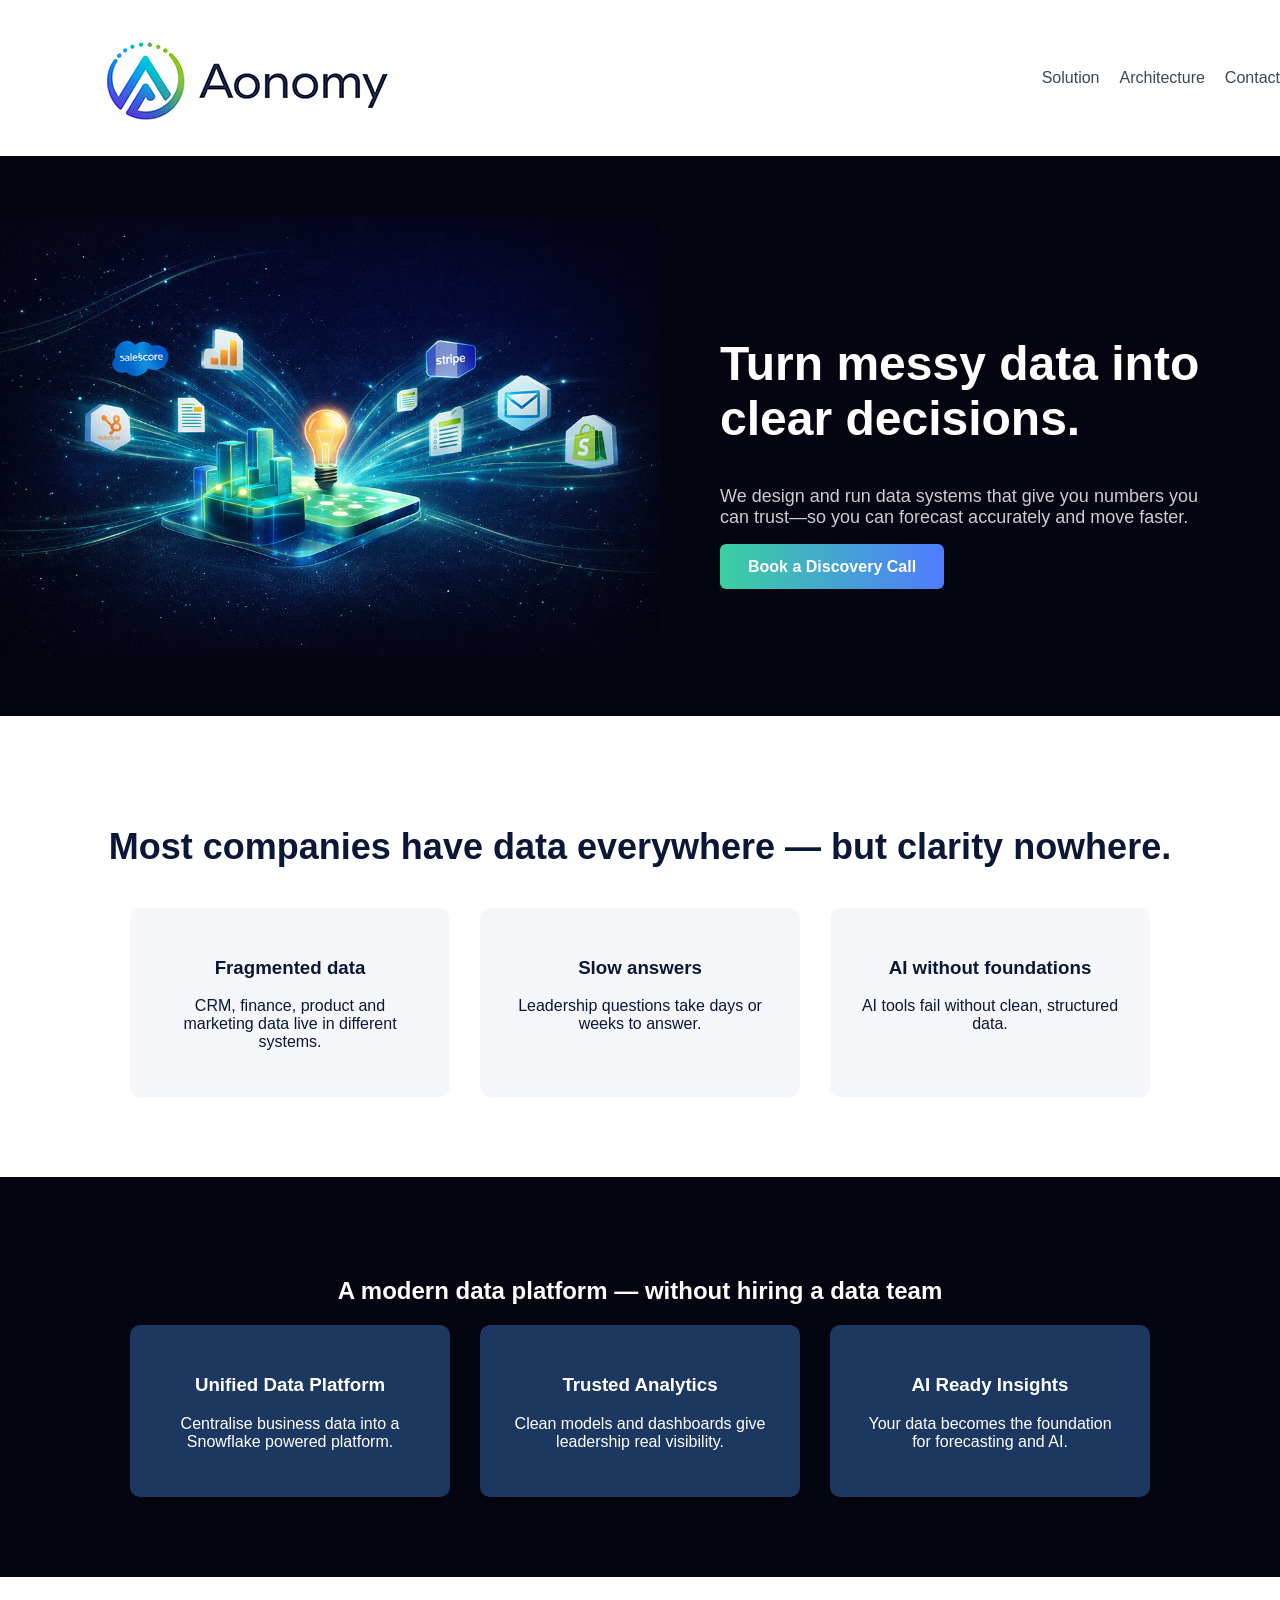
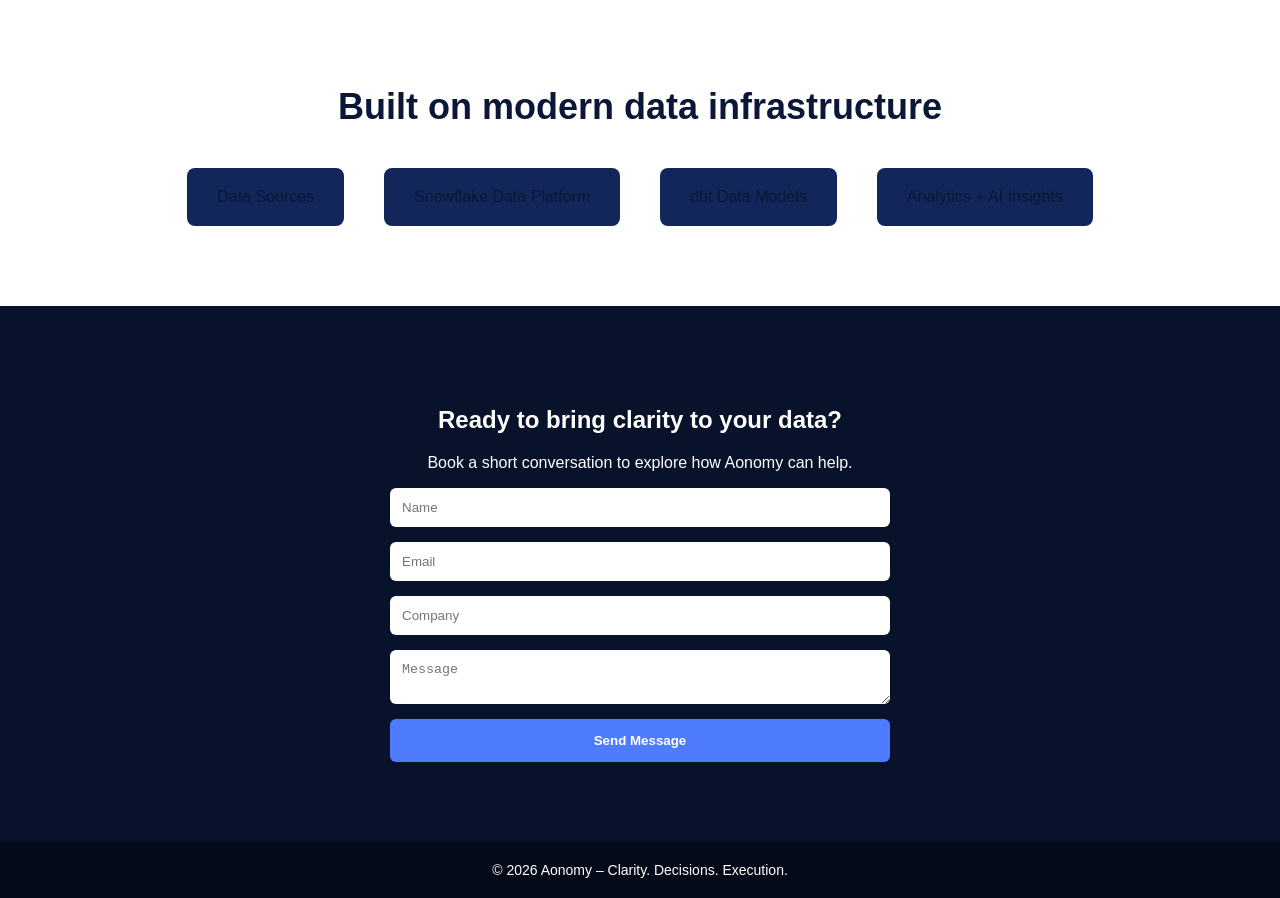
<file: index 2.html>
<!DOCTYPE html>
<html lang="en">
<head>
<meta charset="UTF-8">
<title>Aonomy – AI-ready data platforms for growing companies</title>
<meta name="viewport" content="width=device-width, initial-scale=1">

<style>

body{
font-family: Arial, Helvetica, sans-serif;
margin:0;

background: #040511;
color:white;
}

header{
background:white;
padding:20px;
}

.header-inner{
max-width:1200px;
width:100%;
margin:0 auto;
display:flex;
align-items:center;
justify-content:space-between;
padding:0 60px;
}

.logo{
display:flex;
align-items:center;
gap:12px;
font-size:24px;
font-weight:600;
width:200px;
flex-shrink:0;
background:white;
color:#0b1736;
padding:8px 12px;
border-radius:6px;
}

.logo img{
    height:100px;
}

nav{
display:flex;
gap:20px;
}

nav a{
color:#0b1736;
text-decoration:none;
opacity:0.8;
}

.hero{
max-width:1200px;
width:100%;
margin:0 auto;
display:flex;
align-items:center;
justify-content:space-between;
padding:80px 60px;
background-image:url('images/hero-image.png');
background-position:left center;
background-repeat:no-repeat;
background-size:50% auto;
min-height:400px;

}




.hero > div{
width:50%;
padding:0 60px;
margin-left:auto;
box-sizing:border-box;
}

.hero h1{
font-size:48px;
max-width:100%;
margin-left:auto;
}

.hero p{
font-size:18px;
opacity:0.8;
max-width:100%;
margin-left:auto;
}

.cta{
margin-top:30px;
}

.button{
background:linear-gradient(90deg,#3ad0a0,#4f7cff);
padding:14px 28px;
border-radius:6px;
color:white;
text-decoration:none;
margin-right:12px;
font-weight:bold;
}

.section{
padding:80px 60px;
background:white;
color:#0b1736;
text-align:center;
}

.section h2{
font-size:36px;
margin-bottom:40px;
}

.cards{
display:flex;
gap:30px;
justify-content:center;
flex-wrap:wrap;
}

.card{
background:#f5f7fb;
padding:30px;
border-radius:10px;
width:260px;
}

.dark-section{
background:#040511;
color:white;
text-align:center;
padding:80px 60px;
}

.dark-section .card{
background:#1c3861;
}

.architecture{
margin-top:40px;
display:flex;
justify-content:center;
gap:40px;
flex-wrap:wrap;
}

.arch-box{
background:#13265a;
padding:20px 30px;
border-radius:8px;
}

.contact{
background:#08122a;
padding:80px 60px;
text-align:center;
}

form{
max-width:500px;
margin:auto;
display:flex;
flex-direction:column;
gap:15px;
}

input, textarea{
padding:12px;
border:none;
border-radius:6px;
}

button{
background:#4f7cff;
color:white;
border:none;
padding:14px;
border-radius:6px;
font-weight:bold;
cursor:pointer;
}

footer{
text-align:center;
padding:20px;
background:#050a18;
font-size:14px;
}

</style>

</head>

<body>

<header>
<div class="header-inner">
<div class="logo">
<img src="images/logo.png" alt="Aonomy Logo">
</div>

<nav>
<a href="#solution">Solution</a>
<a href="#architecture">Architecture</a>
<a href="#contact">Contact</a>
</nav>
</div>
</header>

<section class="hero">

<div>

<h1>Turn messy data into clear decisions.</h1>
<!-- <h1>Fix your data, <br/>make better decisions, <br/>move faster</h1>-->

<p>
<!--Aonomy builds and runs modern data platforms that transform your company’s data into trusted reporting, forecasting and AI insights.-->
<!--We design and run data systems that give you trusted reporting, forecasting, and a foundation for AI.-->
We design and run data systems that give you numbers you can trust—so you can forecast accurately and move faster.
</p>

<div class="cta">
<a class="button" href="#contact">Book a Discovery Call</a>
</div>

</div>

</section>

<section class="section">

<h2>Most companies have data everywhere — but clarity nowhere.</h2>

<div class="cards">

<div class="card">
<h3>Fragmented data</h3>
<p>CRM, finance, product and marketing data live in different systems.</p>
</div>

<div class="card">
<h3>Slow answers</h3>
<p>Leadership questions take days or weeks to answer.</p>
</div>

<div class="card">
<h3>AI without foundations</h3>
<p>AI tools fail without clean, structured data.</p>
</div>

</div>

</section>

<section class="dark-section" id="solution">

<h2>A modern data platform — without hiring a data team</h2>

<div class="cards">

<div class="card">
<h3>Unified Data Platform</h3>
<p>Centralise business data into a Snowflake powered platform.</p>
</div>

<div class="card">
<h3>Trusted Analytics</h3>
<p>Clean models and dashboards give leadership real visibility.</p>
</div>

<div class="card">
<h3>AI Ready Insights</h3>
<p>Your data becomes the foundation for forecasting and AI.</p>
</div>

</div>

</section>

<section class="section" id="architecture">

<h2>Built on modern data infrastructure</h2>

<div class="architecture">

<div class="arch-box">Data Sources</div>

<div class="arch-box">Snowflake Data Platform</div>

<div class="arch-box">dbt Data Models</div>

<div class="arch-box">Analytics + AI Insights</div>

</div>

</section>

<section class="contact" id="contact">

<h2>Ready to bring clarity to your data?</h2>

<p>Book a short conversation to explore how Aonomy can help.</p>

<form>

<input type="text" placeholder="Name">

<input type="email" placeholder="Email">

<input type="text" placeholder="Company">

<textarea placeholder="Message"></textarea>

<button>Send Message</button>

</form>

</section>

<footer>

© 2026 Aonomy – Clarity. Decisions. Execution.

</footer>

</body>
</html>
</file>
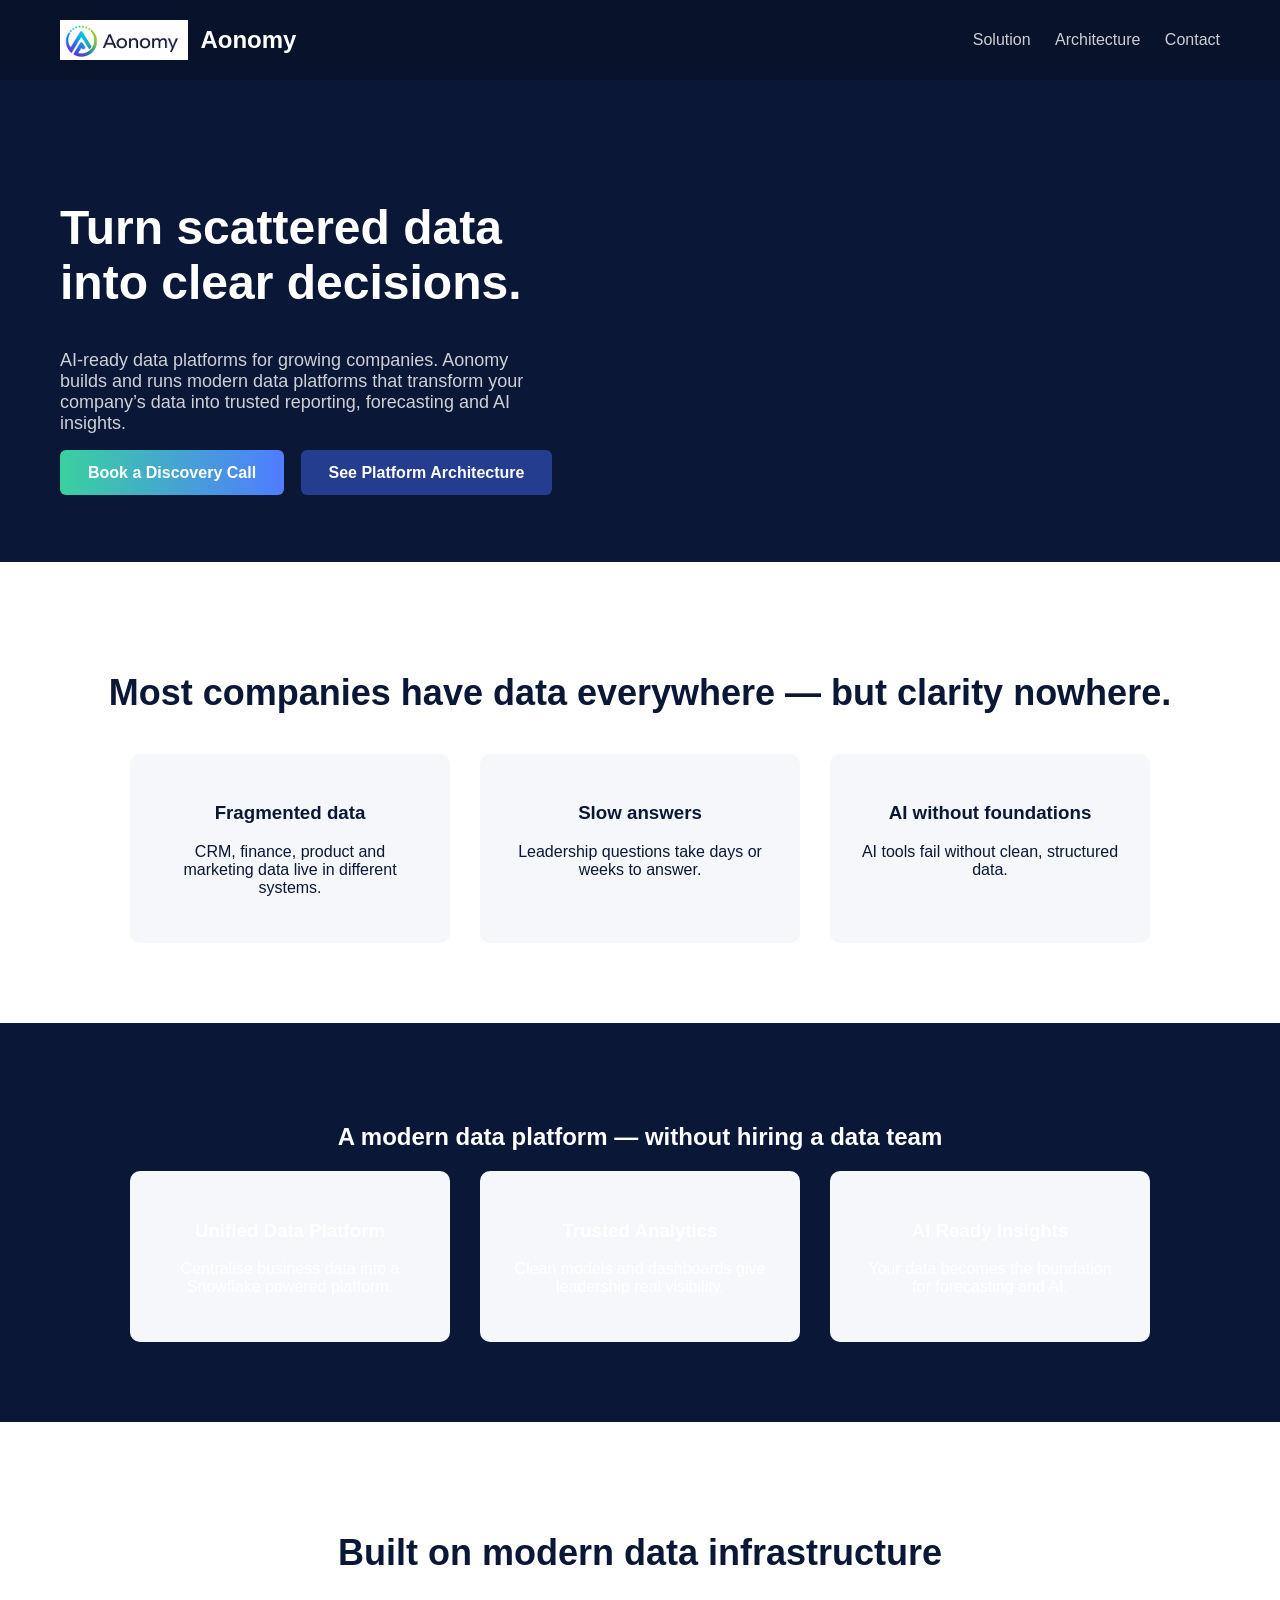
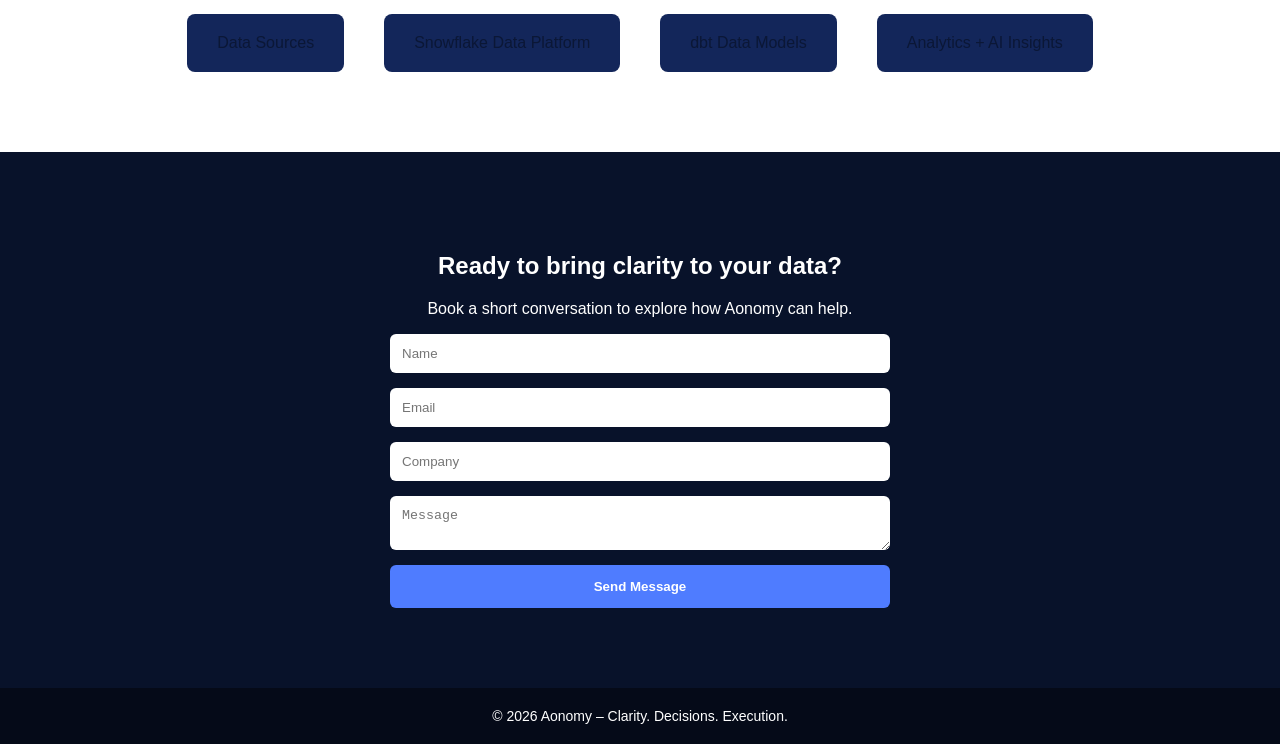
<file: index copy 2.html>
<!DOCTYPE html>
<html lang="en">
<head>
<meta charset="UTF-8">
<title>Aonomy – AI-ready data platforms for growing companies</title>
<meta name="viewport" content="width=device-width, initial-scale=1">

<style>

body{
font-family: Arial, Helvetica, sans-serif;
margin:0;
background:#0b1736;
color:white;
}

header{
display:flex;
align-items:center;
justify-content:space-between;
padding:20px 60px;
background:#08122a;
}

.logo{
display:flex;
align-items:center;
gap:12px;
font-size:24px;
font-weight:600;
}

.logo img{
height:40px;
}

nav a{
color:white;
margin-left:20px;
text-decoration:none;
opacity:0.8;
}

.hero{
display:flex;
align-items:center;
justify-content:space-between;
padding:80px 60px;
}

.hero h1{
font-size:48px;
max-width:500px;
}

.hero p{
font-size:18px;
opacity:0.8;
max-width:500px;
}

.cta{
margin-top:30px;
}

.button{
background:linear-gradient(90deg,#3ad0a0,#4f7cff);
padding:14px 28px;
border-radius:6px;
color:white;
text-decoration:none;
margin-right:12px;
font-weight:bold;
}

.section{
padding:80px 60px;
background:white;
color:#0b1736;
text-align:center;
}

.section h2{
font-size:36px;
margin-bottom:40px;
}

.cards{
display:flex;
gap:30px;
justify-content:center;
flex-wrap:wrap;
}

.card{
background:#f5f7fb;
padding:30px;
border-radius:10px;
width:260px;
}

.dark-section{
background:#0b1736;
color:white;
text-align:center;
padding:80px 60px;
}

.architecture{
margin-top:40px;
display:flex;
justify-content:center;
gap:40px;
flex-wrap:wrap;
}

.arch-box{
background:#13265a;
padding:20px 30px;
border-radius:8px;
}

.contact{
background:#08122a;
padding:80px 60px;
text-align:center;
}

form{
max-width:500px;
margin:auto;
display:flex;
flex-direction:column;
gap:15px;
}

input, textarea{
padding:12px;
border:none;
border-radius:6px;
}

button{
background:#4f7cff;
color:white;
border:none;
padding:14px;
border-radius:6px;
font-weight:bold;
cursor:pointer;
}

footer{
text-align:center;
padding:20px;
background:#050a18;
font-size:14px;
}

</style>

</head>

<body>

<header>

<div class="logo">
<img src="images/logo.png" alt="Aonomy Logo">
Aonomy
</div>

<nav>
<a href="#solution">Solution</a>
<a href="#architecture">Architecture</a>
<a href="#contact">Contact</a>
</nav>

</header>

<section class="hero">

<div>

<h1>Turn scattered data into clear decisions.</h1>

<p>
AI-ready data platforms for growing companies.  
Aonomy builds and runs modern data platforms that transform your company’s data into trusted reporting, forecasting and AI insights.
</p>

<div class="cta">
<a class="button" href="#contact">Book a Discovery Call</a>
<a class="button" style="background:#243d8f" href="#architecture">See Platform Architecture</a>
</div>

</div>

</section>

<section class="section">

<h2>Most companies have data everywhere — but clarity nowhere.</h2>

<div class="cards">

<div class="card">
<h3>Fragmented data</h3>
<p>CRM, finance, product and marketing data live in different systems.</p>
</div>

<div class="card">
<h3>Slow answers</h3>
<p>Leadership questions take days or weeks to answer.</p>
</div>

<div class="card">
<h3>AI without foundations</h3>
<p>AI tools fail without clean, structured data.</p>
</div>

</div>

</section>

<section class="dark-section" id="solution">

<h2>A modern data platform — without hiring a data team</h2>

<div class="cards">

<div class="card">
<h3>Unified Data Platform</h3>
<p>Centralise business data into a Snowflake powered platform.</p>
</div>

<div class="card">
<h3>Trusted Analytics</h3>
<p>Clean models and dashboards give leadership real visibility.</p>
</div>

<div class="card">
<h3>AI Ready Insights</h3>
<p>Your data becomes the foundation for forecasting and AI.</p>
</div>

</div>

</section>

<section class="section" id="architecture">

<h2>Built on modern data infrastructure</h2>

<div class="architecture">

<div class="arch-box">Data Sources</div>

<div class="arch-box">Snowflake Data Platform</div>

<div class="arch-box">dbt Data Models</div>

<div class="arch-box">Analytics + AI Insights</div>

</div>

</section>

<section class="contact" id="contact">

<h2>Ready to bring clarity to your data?</h2>

<p>Book a short conversation to explore how Aonomy can help.</p>

<form>

<input type="text" placeholder="Name">

<input type="email" placeholder="Email">

<input type="text" placeholder="Company">

<textarea placeholder="Message"></textarea>

<button>Send Message</button>

</form>

</section>

<footer>

© 2026 Aonomy – Clarity. Decisions. Execution.

</footer>

</body>
</html>
</file>
